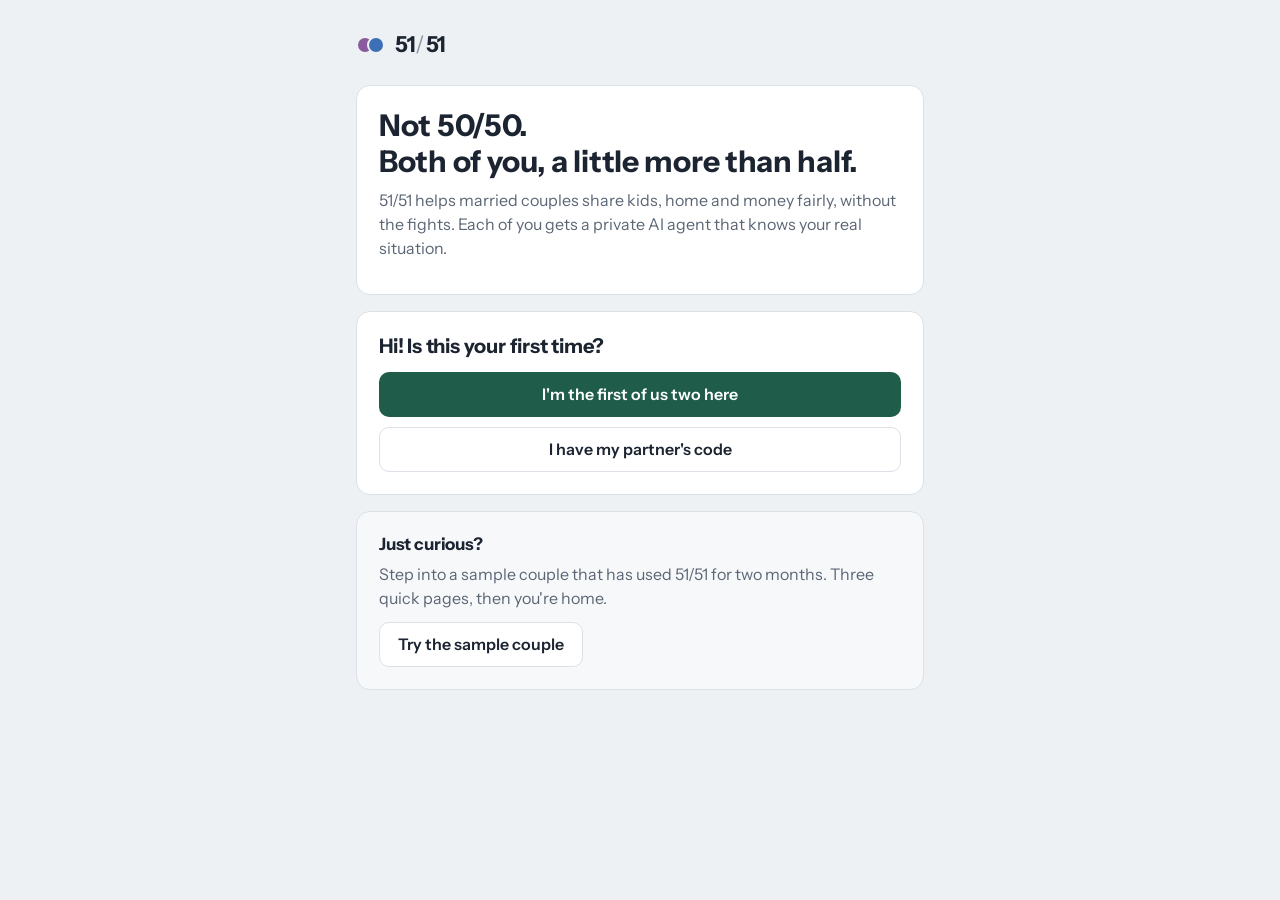
<file: static/index.html>
<!doctype html>
<html lang="en">
<head>
  <meta charset="utf-8">
  <meta name="viewport" content="width=device-width, initial-scale=1">
  <title>51/51</title>
  <link rel="preconnect" href="https://fonts.googleapis.com">
  <link href="https://fonts.googleapis.com/css2?family=Instrument+Sans:wght@400;500;600;700&family=Newsreader:ital,opsz,wght@0,6..72,400;0,6..72,500;1,6..72,400&display=swap" rel="stylesheet">
  <link rel="stylesheet" href="/static/style.css">
</head>
<body>
<main>
  <div class="brand">
    <div class="dots"><i></i><i></i></div>
    <div class="logo">51<span>/</span>51</div>
  </div>

  <div class="card">
    <h1>Not 50/50.<br>Both of you, a little more than half.</h1>
    <p class="muted">51/51 helps married couples share kids, home and money fairly, without the fights. Each of you gets a private AI agent that knows your real situation.</p>
  </div>

  <div class="card" id="choose">
    <h2>Hi! Is this your first time?</h2>
    <div class="stack" style="margin-top:14px">
      <a class="btn" href="/onboarding?mode=first">I'm the first of us two here</a>
      <button class="secondary" id="have-code">I have my partner's code</button>
    </div>
  </div>

  <div class="card soft" id="demo-card">
    <h3>Just curious?</h3>
    <p class="muted">Step into a sample couple that has used 51/51 for two months. Three quick pages, then you're home.</p>
    <a class="btn secondary" href="/sample">Try the sample couple</a>
  </div>

  <div class="card hidden" id="code-card">
    <h2>Enter your partner's code</h2>
    <p class="muted">Your partner sees it after answering their questions. It looks like <b>MOON-42</b>.</p>
    <form id="code-form">
      <input id="code" autocomplete="off" placeholder="MOON-42" required>
      <div class="row" style="margin-top:14px">
        <button type="submit">Continue</button>
        <button type="button" class="secondary" id="back">Back</button>
      </div>
      <p class="error hidden" id="code-error"></p>
    </form>
  </div>
</main>
<script src="/static/app.js"></script>
<script>
  if (getKey()) location.href = "/home";

  const choose = document.getElementById("choose");
  const codeCard = document.getElementById("code-card");
  const errorBox = document.getElementById("code-error");

  document.getElementById("have-code").onclick = () => {
    choose.classList.add("hidden");
    codeCard.classList.remove("hidden");
    document.getElementById("code").focus();
  };
  document.getElementById("back").onclick = () => {
    codeCard.classList.add("hidden");
    choose.classList.remove("hidden");
  };
  document.getElementById("code-form").onsubmit = async (e) => {
    e.preventDefault();
    errorBox.classList.add("hidden");
    const code = document.getElementById("code").value.trim().toUpperCase();
    try {
      await api("/api/couples/" + encodeURIComponent(code));
      location.href = "/onboarding?mode=join&code=" + encodeURIComponent(code);
    } catch (err) {
      errorBox.textContent = err.message;
      errorBox.classList.remove("hidden");
    }
  };
</script>
</body>
</html>
</file>
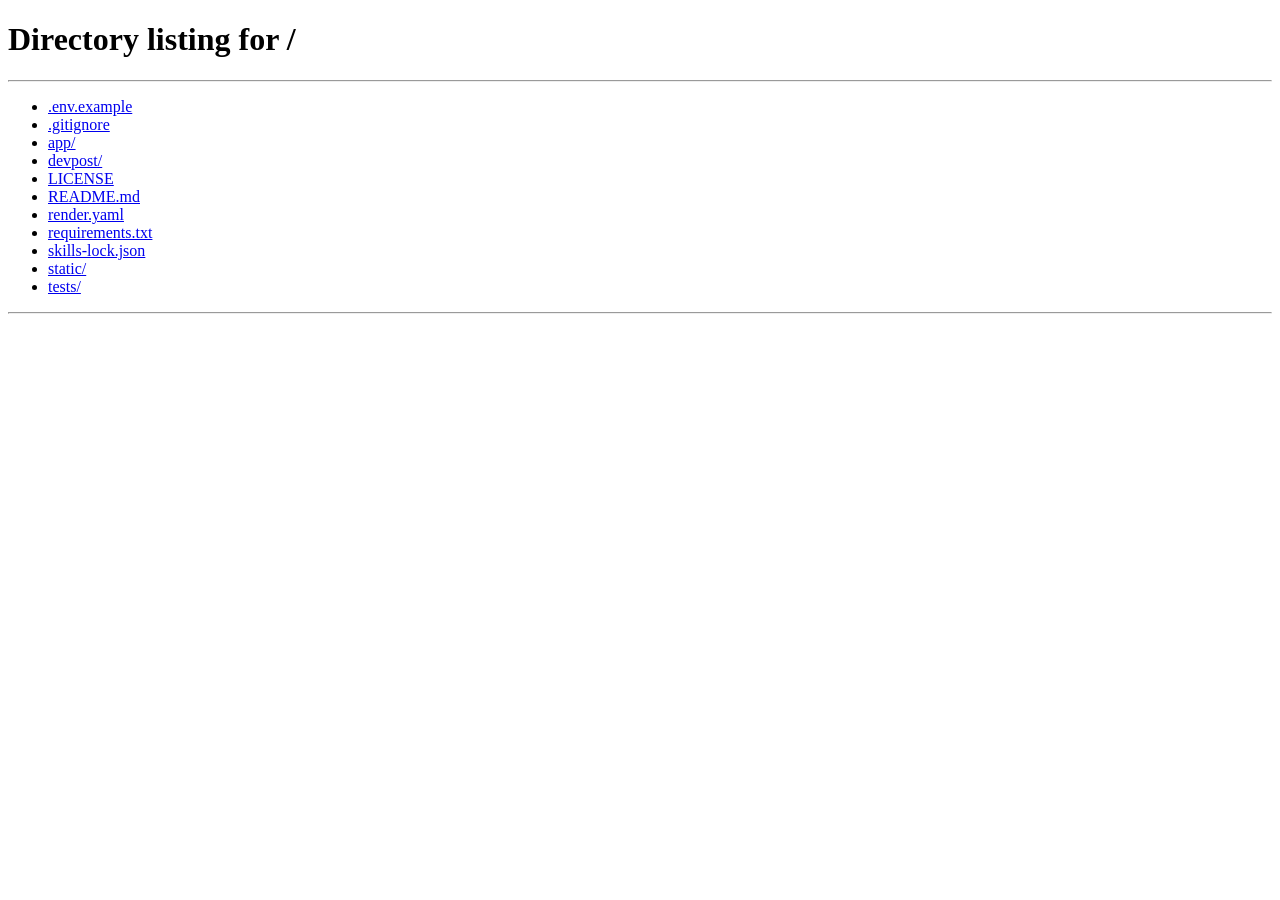
<file: static/conflict.html>
<!doctype html>
<html lang="en">
<head>
  <meta charset="utf-8">
  <meta name="viewport" content="width=device-width, initial-scale=1">
  <title>51/51 · Talk it out</title>
  <link rel="preconnect" href="https://fonts.googleapis.com">
  <link href="https://fonts.googleapis.com/css2?family=Instrument+Sans:wght@400;500;600;700&family=Newsreader:ital,opsz,wght@0,6..72,400;0,6..72,500;1,6..72,400&display=swap" rel="stylesheet">
  <link rel="stylesheet" href="/static/style.css">
</head>
<body>
<main>
  <div class="topbar">
    <a href="/home" class="linkish" style="text-decoration:none">← Back home</a>
    <div id="couple" class="row"></div>
  </div>

  <section class="card chat">
    <header class="chat-head">
      <h1>Talk it out</h1>
      <p class="muted">A private chat between you and the 51/51 mediator. <span id="partner-line">Your partner</span> never sees it. If something should change, the mediator sends them a kind suggestion, never your words.</p>
    </header>

    <div class="thread" id="thread" aria-live="polite"></div>

    <form class="composer" id="ask">
      <textarea id="question" maxlength="1000" rows="2" placeholder="What's bothering you?" aria-label="Your message" required></textarea>
      <button type="submit" id="send">Send</button>
    </form>
    <p class="error hidden" id="error"></p>
  </section>
</main>
<script src="/static/app.js"></script>
<script>
  if (!getKey()) location.href = "/";
  let me = null, partner = null;
  const thread = document.getElementById("thread");

  function when(iso) {
    return new Date(iso).toLocaleString("en-US", { weekday: "short", month: "short", day: "numeric", hour: "numeric", minute: "2-digit" });
  }
  function mine(text, iso) {
    return el("div", { class: "msg mine" },
      el("div", { class: "bubble ask c-" + me.colour + "-soft" }, text),
      el("div", { class: "stamp" }, iso ? when(iso) : "Sending"));
  }
  function theirs(text, nudged) {
    const parts = [el("div", { class: "bubble ai" }, text)];
    if (nudged && partner) parts.push(el("div", { class: "stamp" }, "A kind suggestion was sent to " + partner.name + "."));
    return el("div", { class: "msg ai" }, el("div", { class: "who-ai" }, "Mediator"), ...parts);
  }
  function scrollDown() { thread.scrollTop = thread.scrollHeight; }

  async function load() {
    let d;
    try { d = await api("/api/conflicts"); }
    catch (ex) { if (ex.status === 401) return forget(); return showError(ex.message); }
    me = d.me; partner = d.partner;
    const couple = document.getElementById("couple");
    couple.innerHTML = "";
    couple.append(whoChip(d.me));
    if (d.partner) couple.append(" & ", whoChip(d.partner));
    if (partner) document.getElementById("partner-line").textContent = partner.name;
    thread.innerHTML = "";
    if (!d.conflicts.length) {
      thread.append(el("div", { class: "msg ai" }, el("div", { class: "who-ai" }, "Mediator"),
        el("div", { class: "bubble ai" }, "Hi " + me.name + ". Tell me what's bothering you. I'll look at what you both logged and answer you calmly.")));
    }
    for (const c of d.conflicts) thread.append(mine(c.question, c.created_at), theirs(c.reply, c.nudged));
    scrollDown();
  }

  function showError(msg) {
    const err = document.getElementById("error");
    err.textContent = msg; err.classList.remove("hidden");
  }

  const box = document.getElementById("question");
  box.addEventListener("keydown", (e) => {
    if (e.key === "Enter" && !e.shiftKey) { e.preventDefault(); document.getElementById("ask").requestSubmit(); }
  });

  document.getElementById("ask").onsubmit = async (ev) => {
    ev.preventDefault();
    const text = box.value.trim();
    if (text.length < 3) return;
    document.getElementById("error").classList.add("hidden");
    const sent = mine(text, null);
    const typing = el("div", { class: "msg ai" }, el("div", { class: "who-ai" }, "Mediator"),
      el("div", { class: "bubble ai typing" }, el("span", { class: "thinking" }, "Reading your logs",
        el("i", {}, "."), el("i", {}, "."), el("i", {}, "."))));
    thread.append(sent, typing);
    box.value = ""; scrollDown();
    const btn = document.getElementById("send");
    btn.disabled = true;
    try {
      const r = await api("/api/conflicts", { method: "POST", json: { question: text } });
      sent.querySelector(".stamp").textContent = when(r.created_at);
      typing.replaceWith(theirs(r.reply, r.nudged));
    } catch (ex) {
      typing.remove(); sent.remove(); box.value = text;
      showError(ex.message);
    } finally {
      btn.disabled = false; box.focus(); scrollDown();
    }
  };
  load();
</script>
</body>
</html>
</file>
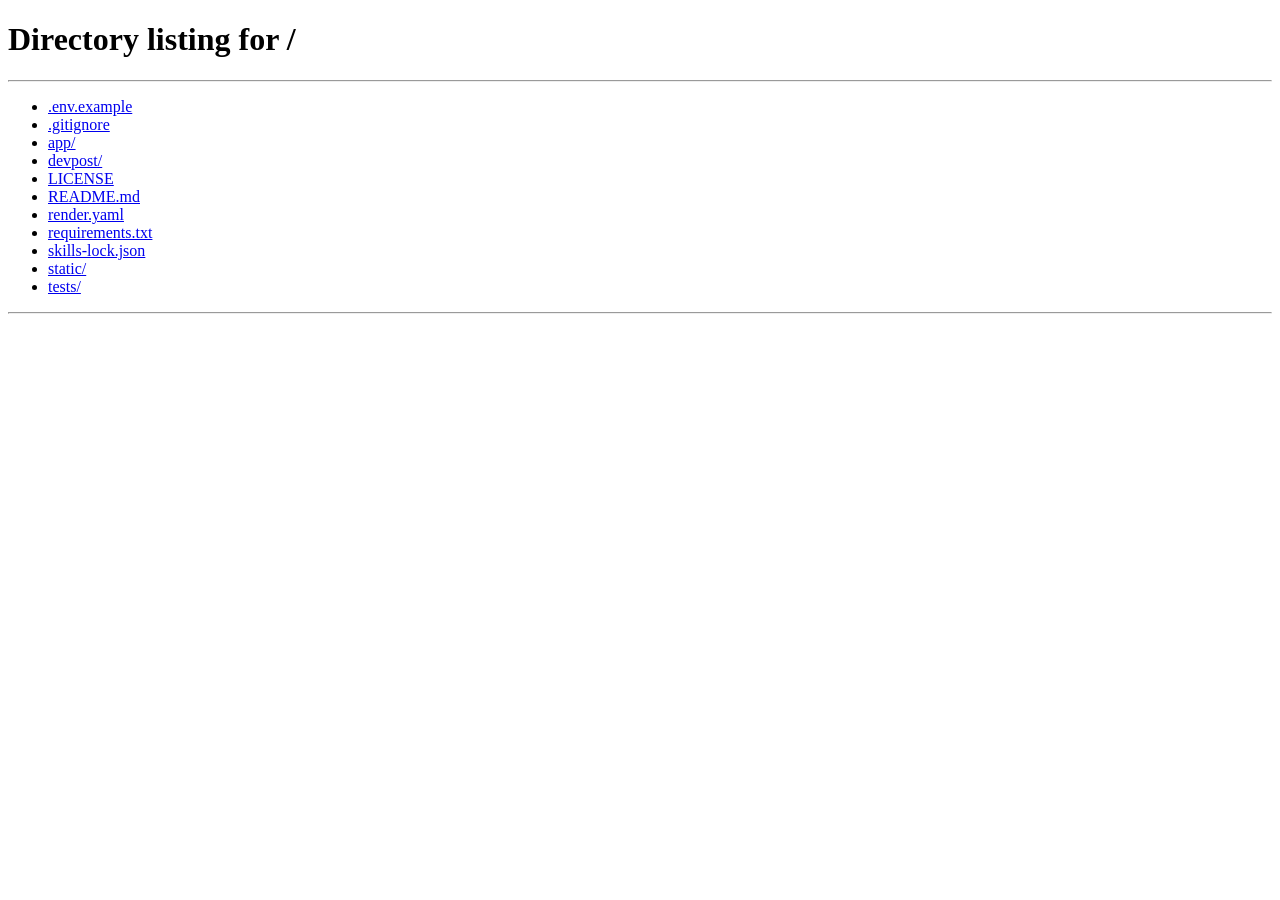
<file: static/enter.html>
<!doctype html>
<html lang="en">
<head>
  <meta charset="utf-8">
  <meta name="viewport" content="width=device-width, initial-scale=1">
  <title>51/51</title>
</head>
<body>
<script src="/static/app.js"></script>
<script>
  // Opens 51/51 as one partner of the sample couple (link from "Try the sample couple").
  const key = new URLSearchParams(location.search).get("key");
  if (key) setKey(key);
  location.replace(key ? "/home" : "/");
</script>
</body>
</html>
</file>
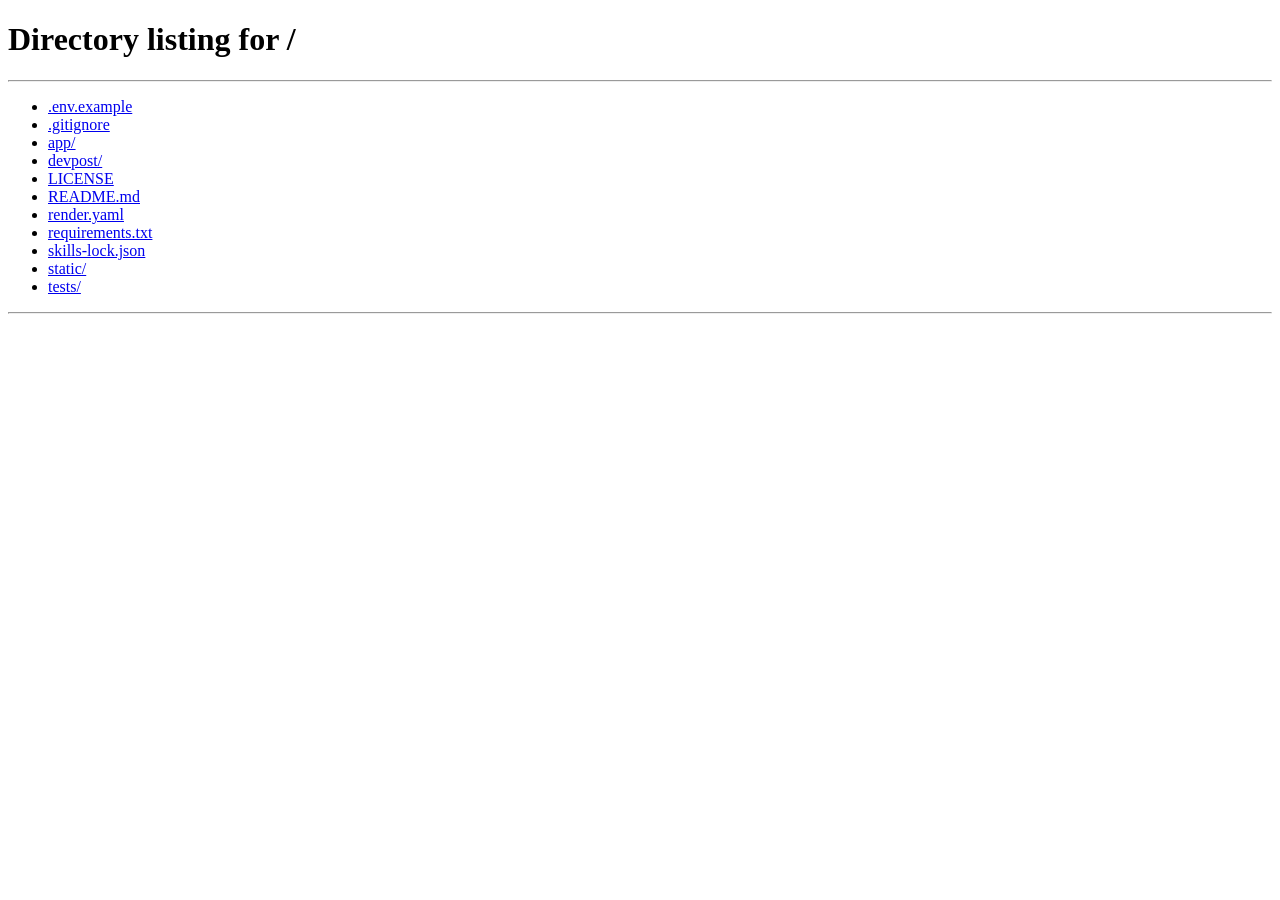
<file: static/home.html>
<!doctype html>
<html lang="en">
<head>
  <meta charset="utf-8">
  <meta name="viewport" content="width=device-width, initial-scale=1">
  <title>51/51 · Home</title>
  <link rel="preconnect" href="https://fonts.googleapis.com">
  <link href="https://fonts.googleapis.com/css2?family=Instrument+Sans:wght@400;500;600;700&family=Newsreader:ital,opsz,wght@0,6..72,400;0,6..72,500;1,6..72,400&display=swap" rel="stylesheet">
  <link rel="stylesheet" href="/static/style.css">
</head>
<body>
<main class="wide">
  <header class="topbar">
    <div class="brand" style="margin:0">
      <div class="dots"><i></i><i></i></div>
      <div class="logo">51<span>/</span>51</div>
    </div>
    <div class="head-actions">
      <div id="couple" class="row" style="margin-right:6px"></div>
      <a class="talk-btn" href="/conflict" id="talk-link"></a>
      <div class="notif-wrap">
        <button class="bell" id="bell" aria-label="Notifications" aria-expanded="false" aria-controls="notif-panel"></button>
        <div class="notif-panel hidden" id="notif-panel" role="dialog" aria-label="Notifications"></div>
      </div>
    </div>
  </header>

  <div class="sample-note hidden" id="sample">Sample couple: two months of invented life, read by the real AI.</div>

  <div class="card fact hidden" id="fact">
    <h3>Let's get the facts straight</h3>
    <p id="fact-text"></p>
    <form id="fact-form" class="row">
      <input id="fact-count" type="number" min="0" max="20" style="width:90px" aria-label="Number of children">
      <input id="fact-ages" placeholder="Ages" style="flex:1; min-width:140px" aria-label="Ages">
      <button type="submit">Update my answer</button>
    </form>
  </div>

  <div class="card soft hidden" id="waiting">
    <h3>Waiting for your partner</h3>
    <p>Give them this code. They choose "I have my partner's code".</p>
    <div class="code-box" id="code"></div>
    <p class="small muted" style="margin:0">You can already start logging what you do.</p>
  </div>

  <div class="layout">
    <section class="left">
      <div class="card" id="add">
        <h2>What did you do?</h2>
        <form id="add-form" style="margin-top:12px">
          <div class="add-row">
            <input id="add-text" maxlength="500" placeholder="Picked up Lily from school" aria-label="What did you do?">
            <button type="submit" id="add-btn">Add</button>
          </div>
          <div class="row" style="margin-top:10px">
            <label class="btn secondary photo-btn" style="margin:0" id="photo-label">Add a receipt photo
              <input type="file" id="add-photo" accept="image/*">
            </label>
            <span class="small muted" id="photo-name"></span>
          </div>
        </form>
        <div class="toast hidden" id="add-toast" role="status"></div>
      </div>

      <div class="card" id="days">
        <div class="panel-title"><h2>Day by day</h2></div>
        <div id="days-list"></div>
      </div>
    </section>

    <section class="right">
      <div class="greeting">
        <h1 id="hello">Hello</h1>
        <p class="muted" id="hello-sub">Here's how your week is going.</p>
      </div>

      <div class="card ideas" id="ideas">
        <div class="panel-title">
          <h2>Ideas for you</h2>
          <span class="small muted">From your private agent</span>
        </div>
        <div id="ideas-list"></div>
      </div>

      <div class="card week" id="week">
        <div class="panel-title">
          <h2>This week</h2>
          <span class="badge hidden" id="practice">Practice AI</span>
        </div>
        <p class="headline hidden" id="headline"></p>
        <div id="week-body"></div>
      </div>

      <div class="card hidden" id="story">
        <div class="panel-title"><h2>Your story</h2></div>
        <p class="muted small">The weeks before this one, told from what you both logged.</p>
        <div id="story-list" class="timeline"></div>
      </div>

    </section>
  </div>

  <p class="small muted" style="text-align:center">
    <button class="linkish" onclick="if(confirm('Leave 51/51 on this browser?')) forget()">Not you? Leave on this browser</button>
  </p>
</main>
<script src="/static/app.js"></script>
<script>
  if (!getKey()) location.href = "/";
  let H = null;            // what /api/home returned
  let showAllDays = false;

  async function load() {
    try {
      H = await api("/api/home");
    } catch (ex) {
      if (ex.status === 401) return forget();
      return toast(ex.message);
    }
    const couple = document.getElementById("couple");
    couple.innerHTML = "";
    couple.append(whoChip(H.me));
    if (H.partner) couple.append(" & ", whoChip(H.partner));
    document.getElementById("waiting").classList.toggle("hidden", !!H.partner);
    document.getElementById("code").textContent = H.code;
    document.getElementById("practice").classList.toggle("hidden", H.ai_mode !== "practice");
    document.getElementById("sample").classList.toggle("hidden", !H.sample);
    drawGreeting(); drawFact(); drawDays(); drawStory();
    WEEK_MSG = null; drawNotifs();
    loadWeek();
  }

  // ---------- greeting ----------
  function drawGreeting() {
    const h = new Date().getHours();
    const part = h < 12 ? "Good morning" : h < 18 ? "Good afternoon" : "Good evening";
    document.getElementById("hello").textContent = part + ", " + H.me.name;
    document.getElementById("hello-sub").textContent = H.partner
      ? "Here's how this week is going for you and " + H.partner.name + "."
      : "Your partner hasn't joined yet. You can already log what you do.";
  }

  // ---------- ideas from my private agent ----------
  function ideaKey(i) { return "5151-idea-" + H.me.id + "-" + i.title; }
  function ideaState(i) { try { return localStorage.getItem(ideaKey(i)); } catch (e) { return null; } }
  function setIdeaState(i, v) { try { localStorage.setItem(ideaKey(i), v); } catch (e) {} }

  function drawIdeas(ideas) {
    const list = document.getElementById("ideas-list");
    list.innerHTML = "";
    if (ideas === null) { list.append(el("div", { class: "skeleton" }, el("i"), el("i"))); return; }
    const shown = ideas.filter(i => ideaState(i) !== "later");
    if (!shown.length) {
      list.append(el("p", { class: "muted", style: "margin:0" }, H.partner
        ? "No new ideas right now. Keep logging, and your agent will suggest what could help."
        : "Ideas appear once your partner joins and you both log a few things."));
      return;
    }
    for (const i of shown) {
      const planned = ideaState(i) === "planned";
      const row = el("div", { class: "idea" + (planned ? " planned" : "") },
        el("div", { class: "idea-body" },
          el("div", { class: "idea-title" }, i.title),
          el("div", { class: "idea-detail" }, colourNames(i.detail))));
      if (planned) {
        row.append(el("span", { class: "idea-done" }, "Planned"));
      } else {
        row.append(el("div", { class: "idea-actions" },
          el("button", { type: "button", onclick: () => { setIdeaState(i, "planned"); drawIdeas(ideas); } }, "I'll do it"),
          el("button", { type: "button", class: "secondary", onclick: () => { setIdeaState(i, "later"); drawIdeas(ideas); } }, "Not now")));
      }
      list.append(row);
    }
  }

  // ---------- notifications (the bell) ----------
  let WEEK_MSG = null, notifOpen = false, seen = false;
  const bell = document.getElementById("bell");
  bell.append(icon("bell"));
  document.getElementById("talk-link").append(icon("talk"), "Something's bothering me");
  document.getElementById("photo-label").prepend(icon("camera"));

  function drawNotifs() {
    const panel = document.getElementById("notif-panel");
    panel.innerHTML = "";
    const items = [];
    if (WEEK_MSG) items.push(el("div", { class: "notif" },
      el("div", { class: "mark c-" + H.me.colour }, icon("heart")),
      el("div", {}, el("div", { class: "when" }, "Just for you, " + H.me.name),
        el("div", { class: "text" }, WEEK_MSG))));
    if (H.partner && !WEEK_MSG) items.push(el("div", { class: "notif" },
      el("div", { class: "mark", style: "background:var(--faint)" }, icon("heart")),
      el("div", {}, el("div", { class: "text plain" }, thinking("Your agents are talking about your week")))));
    for (const n of (H.nudges || [])) {
      const day = new Date(n.created_at).toLocaleDateString("en-US", { weekday: "long", month: "short", day: "numeric" });
      items.push(el("div", { class: "notif" },
        el("div", { class: "mark", style: "background:var(--calm)" }, icon("talk")),
        el("div", {}, el("div", { class: "when" }, "A suggestion from 51/51, " + day),
          el("div", { class: "text plain" }, n.text))));
    }
    if (!items.length) items.push(el("div", { class: "notif" }, el("div", { class: "text plain muted" }, "No news yet.")));
    panel.append(...items);
    const old = bell.querySelector(".dot");
    if (old) old.remove();
    if ((WEEK_MSG || (H.nudges || []).length) && !seen) bell.append(el("span", { class: "dot" }));
  }
  function toggleNotifs(open) {
    notifOpen = open ?? !notifOpen;
    document.getElementById("notif-panel").classList.toggle("hidden", !notifOpen);
    bell.setAttribute("aria-expanded", String(notifOpen));
    if (notifOpen) { seen = true; drawNotifs(); }
  }
  bell.onclick = (e) => { e.stopPropagation(); toggleNotifs(); };
  document.addEventListener("click", (e) => {
    if (notifOpen && !document.getElementById("notif-panel").contains(e.target)) toggleNotifs(false);
  });
  document.addEventListener("keydown", (e) => { if (e.key === "Escape" && notifOpen) { toggleNotifs(false); bell.focus(); } });

  // ---------- the agents' view of the week (may take a few seconds) ----------
  async function loadWeek() {
    const body = document.getElementById("week-body");
    document.getElementById("headline").classList.add("hidden");
    body.innerHTML = "";
    if (!H.partner) {
      body.append(empty("Your week together starts when your partner joins."));
      drawIdeas([]);
      return;
    }
    for (const area of ["kids", "home", "money"]) body.append(areaRow(area, null, null));
    drawIdeas(null);

    let w;
    try { w = (await api("/api/week")).week; }
    catch (ex) { w = { error: ex.message }; }

    body.innerHTML = "";
    drawIdeas(w && !w.error ? (w.ideas || []) : []);
    if (!w) {
      body.append(empty("Nothing logged this week yet. Add your first thing, and your agents will tell the story of your week."));
      return;
    }
    if (w.error) { body.append(empty(w.error)); return; }
    if (w.headline) {
      const h = document.getElementById("headline");
      h.textContent = w.headline; h.classList.remove("hidden");
    }
    for (const area of ["kids", "home", "money"]) body.append(areaRow(area, w.areas[area], (w.lean || {})[area]));
    if (w.stale) body.append(el("p", { class: "small muted" }, "The AI is resting, so this is the last version."));
    if (w.message) {
      WEEK_MSG = w.message; seen = false; drawNotifs();
      bell.classList.remove("ringing"); void bell.offsetWidth; bell.classList.add("ringing");
    }
  }

  function areaRow(area, text, lean) {
    const a = AREAS[area];
    const words = text == null
      ? el("div", { class: "skeleton" }, el("i"), el("i"))
      : el("div", { class: "week-voice" }, colourNames(text));
    return el("div", { class: "area" },
      el("div", { class: "area-icon" }, icon(area)),
      el("div", { style: "flex:1" },
        el("div", { class: "area-head" }, el("span", { class: "area-label" }, a.label), leanLabel(lean)), words));
  }

  // Who carried this area, in words and in their colour. No numbers.
  function leanLabel(lean) {
    if (!lean || !H.partner) return null;
    if (!lean.toward) return el("span", { class: "lean shared" }, "Shared");
    const p = lean.toward === H.me.id ? H.me : H.partner;
    return el("span", { class: "lean c-" + p.colour + "-soft name-" + p.colour },
      (lean.strength === 2 ? "Mostly " : "A bit more ") + p.name);
  }

  // ---------- day by day ----------
  function dayLabel(iso) {
    const d = new Date(iso), today = new Date();
    const y = new Date(); y.setDate(today.getDate() - 1);
    const same = (a, b) => a.toDateString() === b.toDateString();
    if (same(d, today)) return "Today";
    if (same(d, y)) return "Yesterday";
    return d.toLocaleDateString("en-GB", { weekday: "long" });
  }

  function drawDays() {
    const list = document.getElementById("days-list");
    list.innerHTML = "";
    if (!H.entries.length) {
      list.append(empty("Nothing logged yet. A school run, a bill, a dinner: it all counts."));
      return;
    }
    const people = { [H.me.id]: H.me };
    if (H.partner) people[H.partner.id] = H.partner;
    const groups = [];
    for (const e of H.entries) {
      const label = dayLabel(e.created_at);
      if (!groups.length || groups[groups.length - 1].label !== label) groups.push({ label, items: [] });
      groups[groups.length - 1].items.push(e);
    }
    const shown = showAllDays ? groups : groups.slice(0, 3);
    for (const g of shown) {
      list.append(el("div", { class: "day-label" }, g.label));
      for (const e of g.items) {
        const who = people[e.partner_id] || { name: "?", colour: "pink" };
        const area = AREAS[e.area] || AREAS.unsorted;
        list.append(el("div", { class: "entry" },
          el("span", { class: "swatch c-" + who.colour }),
          el("div", { class: "body" },
            el("div", {}, e.summary),
            el("div", { class: "meta" },
              el("span", { class: "name-" + who.colour, style: "font-weight:600" }, who.name),
              el("span", {}, timeOf(e.created_at)),
              el("span", { class: "area-chip" }, icon(e.kind === "photo" ? "receipt" : (e.area in AREAS ? e.area : "unsorted")), area.label)))));
      }
    }
    if (groups.length > shown.length) {
      list.append(el("button", { class: "secondary", style: "width:100%; margin-top:6px",
        onclick: () => { showAllDays = true; drawDays(); } }, "Show the whole week"));
    }
  }

  // ---------- your story ----------
  function drawStory() {
    const box = document.getElementById("story");
    const list = document.getElementById("story-list");
    list.innerHTML = "";
    box.classList.toggle("hidden", !H.story || !H.story.length);
    if (!H.story || !H.story.length) return;
    const people = { [H.me.id]: H.me, [H.partner.id]: H.partner };
    for (const w of H.story) {
      const leader = w.leader ? people[w.leader] : null;
      const lean = leader
        ? el("span", { class: "story-lean" }, el("span", { class: "name-" + leader.colour, style: "font-weight:600" }, leader.name), " carried more")
        : el("span", { class: "story-lean" }, "Balanced");
      list.append(el("div", { class: "story-item" },
        el("div", { class: "story-dot" + (leader ? " c-" + leader.colour : "") }),
        el("div", {},
          el("div", { class: "story-head" }, el("b", {}, w.label), lean),
          el("div", { class: "story-text" }, colourNames(w.story)))));
    }
  }

  // ---------- facts check ----------
  function drawFact() {
    const box = document.getElementById("fact");
    box.classList.toggle("hidden", !H.fact_question);
    if (!H.fact_question) return;
    document.getElementById("fact-text").textContent = H.fact_question;
    document.getElementById("fact-count").value = H.my_kids.count ?? "";
    document.getElementById("fact-ages").value = H.my_kids.ages || "";
  }
  document.getElementById("fact-form").onsubmit = async (ev) => {
    ev.preventDefault();
    try {
      await api("/api/me/kids", { method: "POST", json: {
        kids_count: Number(document.getElementById("fact-count").value || 0),
        kids_ages: document.getElementById("fact-ages").value } });
      await load();
    } catch (ex) { toast(ex.message); }
  };

  // ---------- helpers ----------
  function empty(text) {
    return el("div", { class: "empty" }, text);
  }
  function thinking(text) {
    return el("span", { class: "thinking" }, text, el("i", {}, "."), el("i", {}, "."), el("i", {}, "."));
  }
  // Show each partner's name in their own colour inside the words.
  function colourNames(text) {
    const span = el("span");
    const people = [H.me, H.partner].filter(Boolean);
    const re = new RegExp("(" + people.map(p => p.name.replace(/[.*+?^${}()|[\]\\]/g, "\\$&")).join("|") + ")", "g");
    for (const part of String(text).split(re)) {
      const p = people.find(x => x.name === part);
      span.append(p ? el("b", { class: "name-" + p.colour }, part) : part);
    }
    return span;
  }
  function toast(msg) {
    const t = document.getElementById("add-toast");
    t.textContent = msg;
    t.classList.remove("hidden");
    clearTimeout(toast.timer);
    toast.timer = setTimeout(() => t.classList.add("hidden"), 5000);
  }

  // ---------- logging ----------
  const photoInput = document.getElementById("add-photo");
  photoInput.onchange = () => {
    document.getElementById("photo-name").textContent = photoInput.files[0] ? photoInput.files[0].name : "";
  };
  document.getElementById("add-form").onsubmit = async (ev) => {
    ev.preventDefault();
    const text = document.getElementById("add-text").value.trim();
    const file = photoInput.files[0];
    if (!text && !file) return toast("Write what you did, or add a photo.");
    const fd = new FormData();
    fd.append("text", text);
    if (file) fd.append("photo", file);
    const btn = document.getElementById("add-btn");
    btn.disabled = true; btn.textContent = file ? "Reading…" : "…";
    try {
      const r = await api("/api/entries", { method: "POST", body: fd });
      document.getElementById("add-text").value = "";
      photoInput.value = ""; document.getElementById("photo-name").textContent = "";
      const a = AREAS[r.area] || AREAS.unsorted;
      toast(r.note === "ai_down"
        ? "Saved! The AI is resting for a minute, so this one stays under \"To sort\"."
        : "Saved under " + a.label + ". Your agents are looking at your week again.");
      await load();
    } catch (ex) {
      toast(ex.message);
      if (ex.status === 422 && file) document.getElementById("add-text").focus();
    } finally {
      btn.disabled = false; btn.textContent = "Add";
    }
  };

  load();
</script>
</body>
</html>
</file>
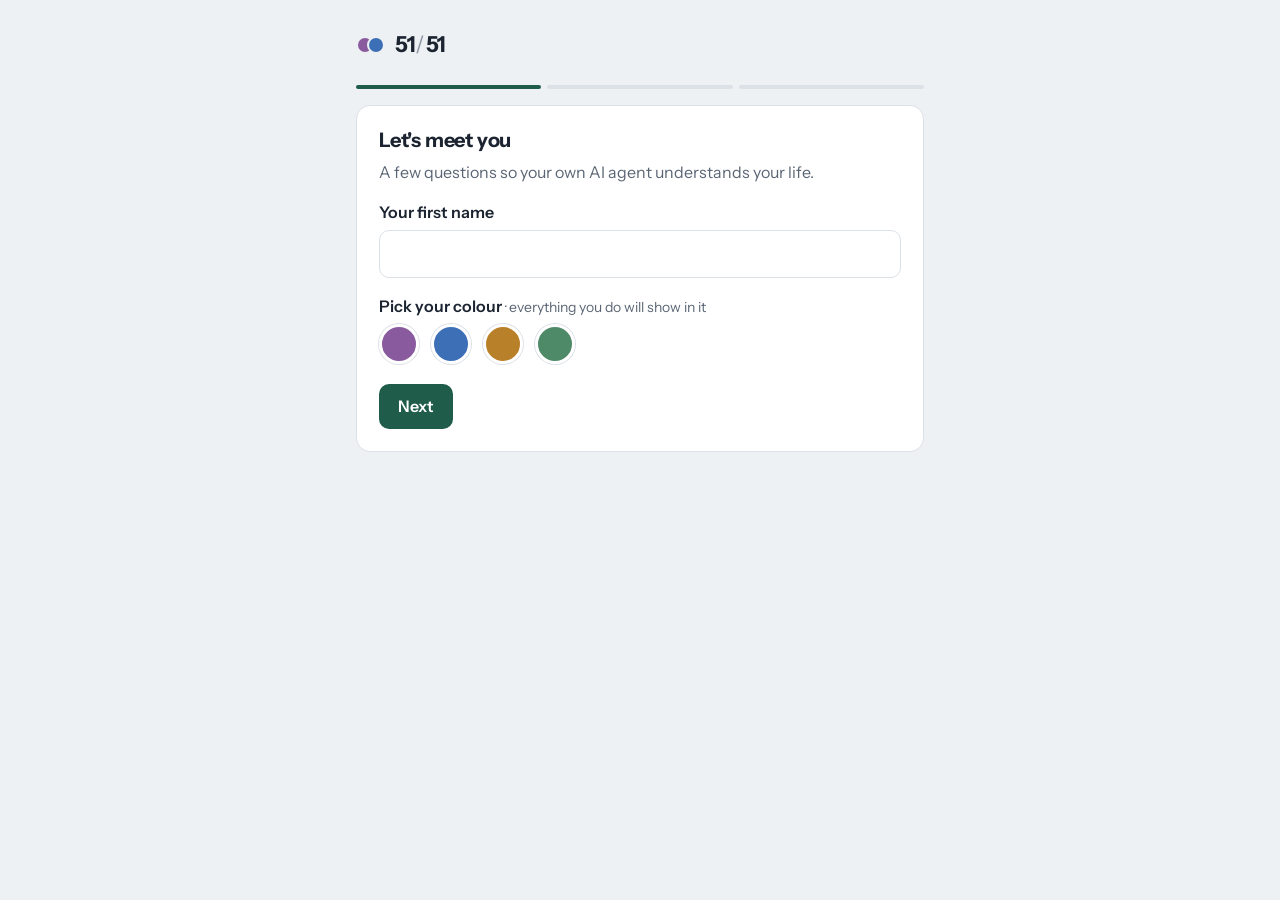
<file: static/onboarding.html>
<!doctype html>
<html lang="en">
<head>
  <meta charset="utf-8">
  <meta name="viewport" content="width=device-width, initial-scale=1">
  <title>51/51 · Getting to know you</title>
  <link rel="preconnect" href="https://fonts.googleapis.com">
  <link href="https://fonts.googleapis.com/css2?family=Instrument+Sans:wght@400;500;600;700&family=Newsreader:ital,opsz,wght@0,6..72,400;0,6..72,500;1,6..72,400&display=swap" rel="stylesheet">
  <link rel="stylesheet" href="/static/style.css">
</head>
<body>
<main>
  <div class="brand">
    <div class="dots"><i></i><i></i></div>
    <div class="logo">51<span>/</span>51</div>
  </div>

  <div class="steps"><i class="on"></i><i></i><i></i></div>

  <form id="form">
    <!-- Step 1: you -->
    <section class="card step" data-step="1">
      <h2 id="hello">Let's meet you</h2>
      <p class="muted" id="hello-sub">A few questions so your own AI agent understands your life.</p>
      <label for="name">Your first name</label>
      <input id="name" maxlength="40" required>
      <label>Pick your colour <span class="hint">· everything you do will show in it</span></label>
      <div class="colours" id="colours"></div>
      <div class="row" style="margin-top:20px"><button type="button" data-next>Next</button></div>
    </section>

    <!-- Step 2: material facts -->
    <section class="card step hidden" data-step="2">
      <h2>The facts of your home</h2>
      <div class="private-note"><span>Only <b>your</b> agent sees these answers. Your partner never will.</span></div>
      <label for="people">How many people live in your home?</label>
      <input id="people" type="number" min="1" max="20">
      <label for="married">How long have you been married?</label>
      <input id="married" placeholder="e.g. 6 years">
      <label for="job">Your job</label>
      <input id="job" placeholder="e.g. nurse, part-time">
      <label for="hours">Your usual working hours</label>
      <input id="hours" placeholder="e.g. 9am to 8pm, Monday to Friday">
      <label for="earns">Who earns more?</label>
      <select id="earns">
        <option value="">Choose…</option>
        <option value="me">I do</option>
        <option value="partner">My partner does</option>
        <option value="same">About the same</option>
      </select>
      <label for="kids">How many children do you have? <span class="hint">· your partner answers this too, so it should match</span></label>
      <input id="kids" type="number" min="0" max="15">
      <label for="ages">Their ages</label>
      <input id="ages" placeholder="e.g. 4 and 7">
      <div class="row" style="margin-top:20px">
        <button type="button" class="secondary" data-back>Back</button>
        <button type="button" data-next>Next</button>
      </div>
    </section>

    <!-- Step 3: immaterial -->
    <section class="card step hidden" data-step="3">
      <h2>How it really feels</h2>
      <div class="private-note"><span>Be honest. This stays between you and your agent.</span></div>
      <label for="sacrifices">What have you given up or changed for your family?</label>
      <textarea id="sacrifices" placeholder="e.g. I went part-time after our second child"></textarea>
      <label for="feel">How do you feel about how you share kids, home and money?</label>
      <textarea id="feel"></textarea>
      <label for="sees">How do you think your partner sees it?</label>
      <textarea id="sees"></textarea>
      <label for="wish">What would you love to change?</label>
      <textarea id="wish"></textarea>
      <label for="extra">Anything else your agent should know? <span class="hint">· optional</span></label>
      <textarea id="extra" placeholder="e.g. I'm pregnant, so heavy shopping is hard right now"></textarea>
      <div class="row" style="margin-top:20px">
        <button type="button" class="secondary" data-back>Back</button>
        <button type="submit" id="finish">Meet my agent</button>
      </div>
      <p class="error hidden" id="error"></p>
    </section>
  </form>

  <!-- Done -->
  <section class="card hidden" id="done-first">
    <h2>Your agent is ready</h2>
    <p>Now invite your partner. Give them this code. They choose <b>"I have my partner's code"</b>.</p>
    <div class="code-box" id="code"></div>
    <a class="btn" href="/home">Go to my home</a>
  </section>
  <section class="card hidden" id="done-join">
    <h2>You're in!</h2>
    <p>Your agent is ready, and you're now linked with <b id="partner-name"></b>.</p>
    <a class="btn" href="/home">Go to our home</a>
  </section>
</main>
<script src="/static/app.js"></script>
<script>
  const params = new URLSearchParams(location.search);
  const mode = params.get("mode") === "join" ? "join" : "first";
  const code = params.get("code") || "";
  let colour = null, taken = [], step = 1;

  if (getKey()) location.href = "/home";

  function drawColours() {
    const box = document.getElementById("colours");
    box.innerHTML = "";
    for (const c of ["pink", "blue", "orange", "green"]) {
      const b = el("button", { type: "button", class: "c-" + c + (colour === c ? " picked" : ""), "aria-label": c });
      if (taken.includes(c)) b.disabled = true;
      b.onclick = () => { colour = c; drawColours(); };
      box.append(b);
    }
  }

  function show(n) {
    step = n;
    document.querySelectorAll(".step").forEach(s => s.classList.toggle("hidden", s.dataset.step != n));
    document.querySelectorAll(".steps i").forEach((d, i) => d.classList.toggle("on", i < n));
    window.scrollTo(0, 0);
  }

  document.querySelectorAll("[data-next]").forEach(b => b.onclick = () => {
    if (step === 1) {
      if (!document.getElementById("name").value.trim()) return alert("What's your first name?");
      if (!colour) return alert("Pick a colour, so your partner can see what you do.");
    }
    show(step + 1);
  });
  document.querySelectorAll("[data-back]").forEach(b => b.onclick = () => show(step - 1));

  const val = id => document.getElementById(id).value.trim();

  document.getElementById("form").onsubmit = async (e) => {
    e.preventDefault();
    const err = document.getElementById("error");
    err.classList.add("hidden");
    const kids = val("kids");
    const body = {
      name: val("name"),
      colour,
      kids_count: kids === "" ? null : Number(kids),
      kids_ages: val("ages"),
      material: { people_at_home: val("people"), married_for: val("married"), job: val("job"),
                  working_hours: val("hours"), who_earns_more: val("earns") },
      immaterial: { sacrifices: val("sacrifices"), feelings: val("feel"),
                    how_partner_sees_it: val("sees"), wishes: val("wish") },
      extra_note: val("extra"),
    };
    const btn = document.getElementById("finish");
    btn.disabled = true;
    try {
      if (mode === "first") {
        const r = await api("/api/couples", { method: "POST", json: body });
        setKey(r.key);
        document.getElementById("form").classList.add("hidden");
        document.querySelector(".steps").classList.add("hidden");
        document.getElementById("code").textContent = r.code;
        document.getElementById("done-first").classList.remove("hidden");
      } else {
        const r = await api("/api/join", { method: "POST", json: { ...body, code } });
        setKey(r.key);
        document.getElementById("form").classList.add("hidden");
        document.querySelector(".steps").classList.add("hidden");
        document.getElementById("done-join").classList.remove("hidden");
      }
    } catch (ex) {
      err.textContent = ex.message;
      err.classList.remove("hidden");
      btn.disabled = false;
    }
  };

  (async () => {
    if (mode === "join") {
      try {
        const c = await api("/api/couples/" + encodeURIComponent(code));
        taken = c.taken_colours;
        document.getElementById("hello").textContent = c.partner_name + " invited you";
        document.getElementById("hello-sub").textContent =
          "Answer a few private questions so your own AI agent understands your life. " + c.partner_name + " will never see your answers.";
        document.getElementById("partner-name").textContent = c.partner_name;
      } catch (ex) {
        alert(ex.message);
        location.href = "/";
        return;
      }
    }
    drawColours();
  })();
</script>
</body>
</html>
</file>
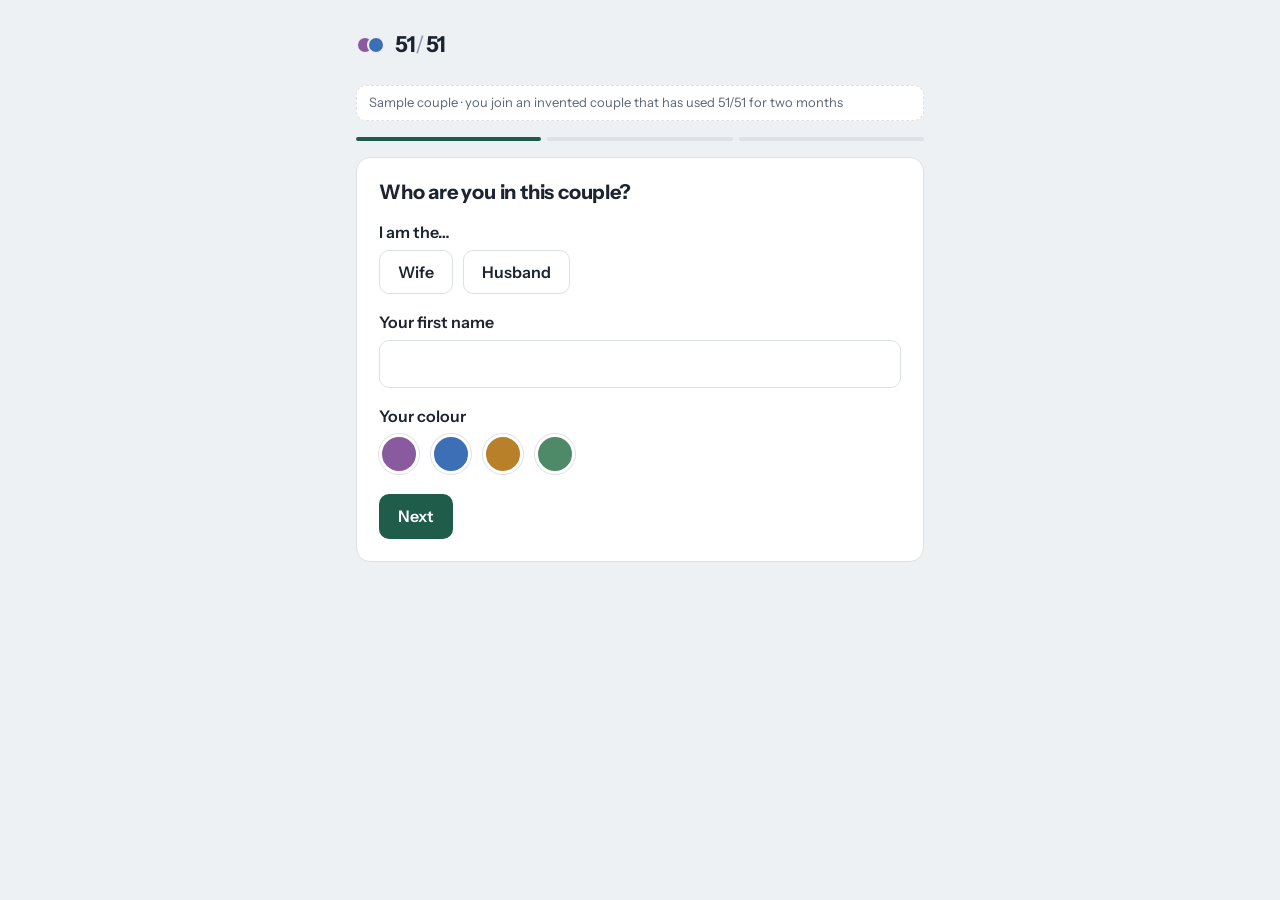
<file: static/sample.html>
<!doctype html>
<html lang="en">
<head>
  <meta charset="utf-8">
  <meta name="viewport" content="width=device-width, initial-scale=1">
  <title>51/51 · Sample couple</title>
  <link rel="preconnect" href="https://fonts.googleapis.com">
  <link href="https://fonts.googleapis.com/css2?family=Instrument+Sans:wght@400;500;600;700&family=Newsreader:ital,opsz,wght@0,6..72,400;0,6..72,500;1,6..72,400&display=swap" rel="stylesheet">
  <link rel="stylesheet" href="/static/style.css">
</head>
<body>
<main>
  <div class="brand">
    <div class="dots"><i></i><i></i></div>
    <div class="logo">51<span>/</span>51</div>
  </div>
  <div class="sample-note">Sample couple · you join an invented couple that has used 51/51 for two months</div>
  <div class="steps"><i class="on"></i><i></i><i></i></div>

  <form id="form">
    <section class="card step" data-step="1">
      <h2>Who are you in this couple?</h2>
      <label>I am the…</label>
      <div class="row" id="roles">
        <button type="button" class="secondary role" data-role="woman">Wife</button>
        <button type="button" class="secondary role" data-role="man">Husband</button>
      </div>
      <label for="name">Your first name</label>
      <input id="name" maxlength="40" required>
      <label>Your colour</label>
      <div class="colours" id="colours"></div>
      <div class="row" style="margin-top:20px"><button type="button" data-next>Next</button></div>
    </section>

    <section class="card step hidden" data-step="2">
      <h2>Your days</h2>
      <div class="private-note"><span>Only <b>your</b> agent sees this.</span></div>
      <label for="job">Your job</label>
      <input id="job">
      <label for="hours">Your usual working hours</label>
      <input id="hours">
      <label for="earns">Who earns more?</label>
      <select id="earns">
        <option value="me">I do</option>
        <option value="partner">My partner does</option>
        <option value="same">About the same</option>
      </select>
      <div class="row" style="margin-top:20px">
        <button type="button" class="secondary" data-back>Back</button>
        <button type="button" data-next>Next</button>
      </div>
    </section>

    <section class="card step hidden" data-step="3">
      <h2>How it really feels</h2>
      <div class="private-note"><span>This stays between you and your agent.</span></div>
      <label for="sacrifices">What have you given up for your family?</label>
      <textarea id="sacrifices"></textarea>
      <label for="feel">How do you feel about how you share things?</label>
      <textarea id="feel"></textarea>
      <label for="extra">Anything else your agent should know?</label>
      <textarea id="extra"></textarea>
      <div class="row" style="margin-top:20px">
        <button type="button" class="secondary" data-back>Back</button>
        <button type="submit" id="finish">Enter our home</button>
      </div>
      <p class="error hidden" id="error"></p>
    </section>
  </form>
</main>
<script src="/static/app.js"></script>
<script>
  // Pre-filled answers so the demo is quick; anything can be changed.
  const PRESETS = {
    woman: { name: "Emily", colour: "pink", job: "Nurse, part-time", hours: "9am to 3pm, Monday to Thursday", earns: "partner",
             sacrifices: "I moved to part-time after our second child was born",
             feel: "I feel like I do every school run and every dish, and nobody notices", extra: "" },
    man:   { name: "Ryan", colour: "blue", job: "Site engineer", hours: "7am until 8pm, often Saturdays", earns: "me",
             sacrifices: "I took the job with long hours so we could afford the bigger house",
             feel: "I barely see the kids on weekdays and I feel guilty about it",
             extra: "School pickups at 3:30 are impossible with my hours." },
  };
  let role = null, colour = null, step = 1;
  const $ = id => document.getElementById(id);

  function drawColours() {
    const box = $("colours"); box.innerHTML = "";
    for (const c of ["pink", "blue", "orange", "green"]) {
      const b = el("button", { type: "button", class: "c-" + c + (colour === c ? " picked" : ""), "aria-label": c });
      b.onclick = () => { colour = c; drawColours(); };
      box.append(b);
    }
  }
  document.querySelectorAll(".role").forEach(b => b.onclick = () => {
    role = b.dataset.role;
    document.querySelectorAll(".role").forEach(x => x.classList.toggle("secondary", x !== b));
    const p = PRESETS[role];
    $("name").value = p.name; colour = p.colour;
    $("job").value = p.job; $("hours").value = p.hours; $("earns").value = p.earns;
    $("sacrifices").value = p.sacrifices; $("feel").value = p.feel; $("extra").value = p.extra;
    drawColours();
  });

  function show(n) {
    step = n;
    document.querySelectorAll(".step").forEach(s => s.classList.toggle("hidden", s.dataset.step != n));
    document.querySelectorAll(".steps i").forEach((d, i) => d.classList.toggle("on", i < n));
  }
  document.querySelectorAll("[data-next]").forEach(b => b.onclick = () => {
    if (step === 1 && !role) return alert("Choose wife or husband.");
    if (step === 1 && (!$("name").value.trim() || !colour)) return alert("Add your name and a colour.");
    show(step + 1);
  });
  document.querySelectorAll("[data-back]").forEach(b => b.onclick = () => show(step - 1));

  $("form").onsubmit = async (e) => {
    e.preventDefault();
    const btn = $("finish"); btn.disabled = true; btn.textContent = "Opening two months of your life…";
    try {
      const r = await api("/api/demo", { method: "POST", json: {
        role, name: $("name").value.trim(), colour,
        material: { job: $("job").value.trim(), working_hours: $("hours").value.trim(), who_earns_more: $("earns").value },
        immaterial: { sacrifices: $("sacrifices").value.trim(), feelings: $("feel").value.trim() },
        extra_note: $("extra").value.trim() } });
      setKey(r.key);
      location.href = "/home";
    } catch (ex) {
      $("error").textContent = ex.message; $("error").classList.remove("hidden");
      btn.disabled = false; btn.textContent = "Enter our home";
    }
  };
  drawColours();
</script>
</body>
</html>
</file>
<file: static/style.css>
/* 51/51: calm, grown-up, domestic. One family for the interface (Instrument Sans),
   one serif voice for what the agents say (Newsreader). */
:root {
  --bg: #eef1f4;          /* fog */
  --surface: #ffffff;
  --ink: #1b2430;         /* navy ink */
  --soft: #5b6675;
  --faint: #8a94a2;
  --line: #dce1e7;
  --wash: #f6f8fa;
  --act: #1f5c4a;         /* evergreen: actions */
  --act-hover: #174a3b;
  --act-wash: #e4efea;
  --calm: #33415c;        /* the "talk it out" button */
  /* partner colours (keys kept for stored data) */
  --pink: #8a5a9e;   --pink-soft: #f1eaf5;    /* plum */
  --blue: #3d6fb6;   --blue-soft: #e7eef8;    /* harbor */
  --orange: #b9802a; --orange-soft: #f7efe1;  /* amber */
  --green: #4f8a68;  --green-soft: #e6f1ea;   /* sage */
  --radius: 14px;
  --sans: "Instrument Sans", system-ui, -apple-system, "Segoe UI", sans-serif;
  --serif: "Newsreader", Georgia, "Times New Roman", serif;
}
* { box-sizing: border-box; }
html { -webkit-text-size-adjust: 100%; }
body { margin: 0; font-family: var(--sans); background: var(--bg); color: var(--ink); font-size: 16px; line-height: 1.5; }
main { max-width: 600px; margin: 0 auto; padding: 28px 16px 64px; }
main.wide { max-width: 1160px; }
h1, h2, h3 { line-height: 1.2; margin: 0 0 8px; letter-spacing: -0.01em; }
h1 { font-size: 30px; font-weight: 700; }
h2 { font-size: 20px; font-weight: 700; }
h3 { font-size: 17px; font-weight: 700; }
p { margin: 0 0 12px; }
.muted { color: var(--soft); }
.small { font-size: 14px; }
a { color: var(--act); }
:focus-visible { outline: 3px solid #7fb3a2; outline-offset: 2px; }
@media (prefers-reduced-motion: reduce) { * { animation: none !important; transition: none !important; } }

/* brand */
.brand { display: flex; align-items: center; gap: 10px; margin-bottom: 24px; }
.brand .logo { font-weight: 700; font-size: 22px; letter-spacing: -0.02em; }
.brand .logo span { color: var(--faint); font-weight: 400; margin: 0 1px; }
.brand .dots { display: flex; }
.brand .dots i { width: 18px; height: 18px; border-radius: 50%; display: block; border: 2px solid var(--bg); }
.brand .dots i:first-child { background: var(--pink); }
.brand .dots i:last-child { background: var(--blue); margin-left: -7px; }

/* surfaces */
.card { background: var(--surface); border: 1px solid var(--line); border-radius: var(--radius); padding: 22px; margin-bottom: 16px; }
.card.soft { background: var(--wash); }

/* buttons */
button, .btn {
  font: inherit; font-weight: 600; border: 1px solid transparent; border-radius: 10px;
  padding: 11px 18px; cursor: pointer; background: var(--act); color: #fff;
  text-decoration: none; display: inline-block; text-align: center; line-height: 1.3;
}
button:hover, .btn:hover { background: var(--act-hover); }
button.secondary, .btn.secondary { background: var(--surface); color: var(--ink); border-color: var(--line); }
button.secondary:hover, .btn.secondary:hover { background: var(--wash); }
button.calm { background: var(--calm); }
button:disabled { opacity: 0.55; cursor: default; }
.stack { display: flex; flex-direction: column; gap: 10px; }
.row { display: flex; gap: 10px; flex-wrap: wrap; align-items: center; }

/* forms */
label { display: block; font-weight: 600; margin: 16px 0 6px; }
.hint { font-weight: 400; color: var(--soft); font-size: 14px; }
input, textarea, select {
  font: inherit; width: 100%; padding: 11px 13px; border-radius: 10px;
  border: 1px solid var(--line); background: var(--surface); color: var(--ink);
}
textarea { min-height: 84px; resize: vertical; }
input:focus, textarea:focus, select:focus { outline: none; border-color: var(--act); box-shadow: 0 0 0 3px var(--act-wash); }

.colours { display: flex; gap: 12px; margin-top: 6px; }
.colours button { width: 40px; height: 40px; padding: 0; border-radius: 50%; border: 3px solid var(--surface); box-shadow: 0 0 0 1px var(--line); }
.colours button.picked { box-shadow: 0 0 0 2px var(--ink); }
.colours button[disabled] { opacity: 0.2; }
.c-pink { background: var(--pink) !important; } .c-blue { background: var(--blue) !important; }
.c-orange { background: var(--orange) !important; } .c-green { background: var(--green) !important; }
.c-pink-soft { background: var(--pink-soft); } .c-blue-soft { background: var(--blue-soft); }
.c-orange-soft { background: var(--orange-soft); } .c-green-soft { background: var(--green-soft); }
.name-pink { color: var(--pink); } .name-blue { color: var(--blue); }
.name-orange { color: var(--orange); } .name-green { color: var(--green); }

.private-note { display: flex; gap: 10px; align-items: center; background: var(--wash); color: var(--soft);
  border-radius: 10px; padding: 10px 12px; font-size: 14px; margin-bottom: 4px; }
.steps { display: flex; gap: 6px; margin-bottom: 16px; }
.steps i { flex: 1; height: 4px; border-radius: 4px; background: var(--line); }
.steps i.on { background: var(--act); }
.code-box { font-size: 30px; font-weight: 700; letter-spacing: 0.08em; background: var(--act-wash); color: var(--act);
  border-radius: 12px; padding: 14px; text-align: center; margin: 12px 0; }
.error { color: #b3261e; font-weight: 600; margin-top: 10px; }
.hidden { display: none !important; }
.who { display: inline-flex; align-items: center; gap: 7px; font-weight: 600; }
.who i { width: 10px; height: 10px; border-radius: 50%; display: inline-block; }
.empty { text-align: center; padding: 22px 8px; color: var(--soft); }
.topbar { display: flex; justify-content: space-between; align-items: center; margin-bottom: 22px; gap: 12px; flex-wrap: wrap; }
.linkish { background: none; color: var(--soft); padding: 6px; font-weight: 500; font-size: 14px; text-decoration: underline; border: 0; }
.linkish:hover { background: none; color: var(--ink); }
.sample-note { font-size: 13px; color: var(--soft); background: var(--surface); border: 1px dashed var(--line);
  border-radius: 10px; padding: 7px 12px; margin-bottom: 16px; }
.badge { font-size: 12px; font-weight: 600; padding: 3px 9px; border-radius: 999px; background: var(--wash); color: var(--soft); border: 1px solid var(--line); }
.toast { background: var(--ink); color: #fff; border-radius: 10px; padding: 10px 14px; margin-top: 12px; font-size: 15px; }
.fact { border-color: #e2c27a; background: #fffbf1; }

/* icons */
.ico { width: 18px; height: 18px; flex-shrink: 0; stroke: currentColor; fill: none; stroke-width: 1.8; stroke-linecap: round; stroke-linejoin: round; }

/* ---------- home ---------- */
.head-actions { display: flex; align-items: center; gap: 10px; flex-wrap: wrap; }
.talk-btn { display: inline-flex; align-items: center; gap: 8px; background: var(--calm); color: #fff; text-decoration: none;
  font-weight: 600; padding: 10px 16px; border-radius: 10px; font-size: 15px; }
.talk-btn:hover { background: #26324a; }
.bell { position: relative; width: 42px; height: 42px; padding: 0; border-radius: 10px; background: var(--surface);
  color: var(--ink); border: 1px solid var(--line); display: inline-flex; align-items: center; justify-content: center; }
.bell:hover { background: var(--wash); }
.bell .ico { width: 20px; height: 20px; }
.bell .dot { position: absolute; top: 8px; right: 9px; width: 9px; height: 9px; border-radius: 50%; background: #d64545; border: 2px solid var(--surface); }
@keyframes ring { 0%, 100% { transform: rotate(0); } 20% { transform: rotate(14deg); } 40% { transform: rotate(-12deg); } 60% { transform: rotate(8deg); } 80% { transform: rotate(-4deg); } }
.bell.ringing .ico { animation: ring 0.9s ease 1; transform-origin: 50% 10%; }
.notif-wrap { position: relative; }
.notif-panel { position: absolute; right: 0; top: 50px; width: min(380px, calc(100vw - 32px)); z-index: 20;
  background: var(--surface); border: 1px solid var(--line); border-radius: var(--radius);
  box-shadow: 0 18px 40px rgba(27, 36, 48, 0.14); padding: 6px; }
.notif { display: flex; gap: 12px; padding: 12px; }
.notif + .notif { border-top: 1px solid var(--line); }
.notif .mark { width: 30px; height: 30px; border-radius: 50%; flex-shrink: 0; display: flex; align-items: center; justify-content: center; color: #fff; }
.notif .mark .ico { width: 16px; height: 16px; }
.notif .when { font-size: 13px; color: var(--faint); }
.notif .text { font-family: var(--serif); font-size: 18px; line-height: 1.4; }
.notif .text.plain { font-family: var(--sans); font-size: 15px; }
.notif a { font-size: 14px; }

.layout { display: grid; grid-template-columns: 1fr; gap: 16px; }
@media (min-width: 960px) {
  .layout { grid-template-columns: minmax(0, 5fr) minmax(0, 7fr); gap: 24px; align-items: start; }
}
.panel-title { display: flex; align-items: baseline; justify-content: space-between; gap: 10px; margin-bottom: 10px; }
.panel-title h2 { margin: 0; }

/* composer */
.add-row { display: flex; gap: 8px; }
.add-row input { flex: 1; min-width: 0; }
.photo-btn { position: relative; overflow: hidden; display: inline-flex; align-items: center; gap: 8px; }
.photo-btn input { position: absolute; inset: 0; opacity: 0; cursor: pointer; }

/* day by day */
.day-label { font-size: 14px; font-weight: 600; color: var(--soft); margin: 18px 0 4px; }
.day-label:first-child { margin-top: 2px; }
.entry { display: flex; gap: 12px; align-items: flex-start; padding: 10px 0; border-top: 1px solid var(--line); }
.day-label + .entry { border-top: 0; }
.entry .swatch { width: 4px; align-self: stretch; border-radius: 4px; flex-shrink: 0; }
.entry .body { flex: 1; min-width: 0; }
.entry .meta { font-size: 13px; color: var(--faint); display: flex; gap: 12px; align-items: center; margin-top: 2px; flex-wrap: wrap; }
.area-chip { display: inline-flex; align-items: center; gap: 5px; color: var(--soft); }
.area-chip .ico { width: 14px; height: 14px; }

/* this week: the agents' voice is the one bold thing */
.week-voice { font-family: var(--serif); font-size: 21px; line-height: 1.4; }
.headline { font-family: var(--serif); font-style: italic; font-size: 24px; color: var(--soft); margin: 2px 0 6px; }
.area { display: grid; grid-template-columns: 36px 1fr; gap: 14px; padding: 18px 0; border-top: 1px solid var(--line); }
.area:first-child { border-top: 0; padding-top: 6px; }
.area-icon { width: 36px; height: 36px; border-radius: 10px; background: var(--wash); color: var(--soft); display: flex; align-items: center; justify-content: center; }
.area-label { font-size: 14px; font-weight: 600; color: var(--soft); margin-bottom: 4px; }

@keyframes blink { 0%, 80%, 100% { opacity: 0.2; } 40% { opacity: 1; } }
.thinking { color: var(--soft); font-family: var(--sans); font-size: 15px; }
.thinking i { font-style: normal; animation: blink 1.2s infinite; }
.thinking i:nth-child(2) { animation-delay: 0.2s; } .thinking i:nth-child(3) { animation-delay: 0.4s; }
@keyframes shimmer { from { background-position: -200px 0; } to { background-position: 200px 0; } }
.skeleton i { display: block; height: 12px; border-radius: 6px; margin: 9px 0;
  background: linear-gradient(90deg, var(--line) 0, var(--wash) 60px, var(--line) 120px); background-size: 400px 100%;
  animation: shimmer 1.2s linear infinite; }
.skeleton i:last-child { width: 55%; }

/* who carried each area: a word label, never a number */
.area-head { display: flex; align-items: center; gap: 10px; margin-bottom: 4px; flex-wrap: wrap; }
.area-head .area-label { margin: 0; }
.lean { font-size: 13px; font-weight: 600; padding: 2px 10px; border-radius: 999px; }
.lean.shared { background: var(--act-wash); color: var(--act); }

/* your story */
.timeline { position: relative; padding-left: 22px; margin-top: 8px; }
.timeline::before { content: ""; position: absolute; left: 5px; top: 8px; bottom: 8px; width: 2px; background: var(--line); }
.story-item { position: relative; padding: 0 0 18px; }
.story-item:last-child { padding-bottom: 0; }
.story-dot { position: absolute; left: -22px; top: 5px; width: 12px; height: 12px; border-radius: 50%; border: 2px solid var(--surface); box-shadow: 0 0 0 1px var(--line); background: var(--faint); }
.story-head { display: flex; gap: 10px; align-items: baseline; flex-wrap: wrap; }
.story-head b { font-weight: 600; }
.story-lean { font-size: 13px; color: var(--soft); }
.story-text { font-family: var(--serif); font-size: 17px; line-height: 1.45; margin-top: 2px; }

/* conflict talks */
.bubble { border-radius: 12px; padding: 12px 14px; margin-bottom: 8px; }
.bubble.ask { margin-left: 28px; }
.bubble.ai { background: var(--wash); border: 1px solid var(--line); margin-right: 28px; font-family: var(--serif); font-size: 17px; line-height: 1.45; }
.bubble .meta { font-family: var(--sans); font-size: 13px; color: var(--faint); margin-bottom: 4px; font-weight: 500; }
.talk + .talk { margin-top: 14px; padding-top: 14px; border-top: 1px solid var(--line); }

/* talk it out: a private chat */
.chat { display: flex; flex-direction: column; padding: 0; overflow: hidden; }
.chat-head { padding: 22px 22px 14px; border-bottom: 1px solid var(--line); }
.chat-head h1 { font-size: 26px; }
.chat-head p { margin: 0; }
.thread { display: flex; flex-direction: column; gap: 14px; padding: 20px 22px; max-height: 58vh; min-height: 260px; overflow-y: auto; background: var(--wash); }
.msg { display: flex; flex-direction: column; max-width: 82%; }
.msg.mine { align-self: flex-end; align-items: flex-end; }
.msg.ai { align-self: flex-start; }
.msg .bubble { margin: 0; }
.msg.mine .bubble { border-bottom-right-radius: 4px; }
.msg.ai .bubble { background: var(--surface); border-bottom-left-radius: 4px; }
.who-ai { font-size: 13px; font-weight: 600; color: var(--soft); margin: 0 0 4px 2px; }
.stamp { font-size: 12px; color: var(--faint); margin: 4px 2px 0; }
.bubble.typing { font-family: var(--sans); }
.composer { display: flex; gap: 10px; align-items: flex-end; padding: 14px 16px; border-top: 1px solid var(--line); background: var(--surface); }
.composer textarea { min-height: 46px; max-height: 160px; resize: vertical; }
.chat .error { padding: 0 16px 14px; margin: 0; }

/* greeting + ideas from your private agent */
.greeting { padding: 4px 2px 16px; }
.greeting h1 { font-family: var(--serif); font-weight: 500; font-size: 34px; letter-spacing: -0.01em; margin-bottom: 4px; }
.greeting p { margin: 0; }
.ideas { border-color: #c9ddd4; background: linear-gradient(0deg, var(--surface), var(--surface)); }
.idea { display: flex; gap: 14px; align-items: center; padding: 14px 0; border-top: 1px solid var(--line); flex-wrap: wrap; }
.idea:first-child { border-top: 0; padding-top: 4px; }
.idea-body { flex: 1; min-width: 220px; }
.idea-title { font-weight: 700; }
.idea-detail { color: var(--soft); margin-top: 2px; }
.idea-actions { display: flex; gap: 8px; }
.idea-actions button { padding: 8px 14px; font-size: 14px; }
.idea-done { font-size: 13px; font-weight: 600; color: var(--act); background: var(--act-wash); padding: 4px 12px; border-radius: 999px; }
.idea.planned .idea-title { color: var(--soft); }
</file>
